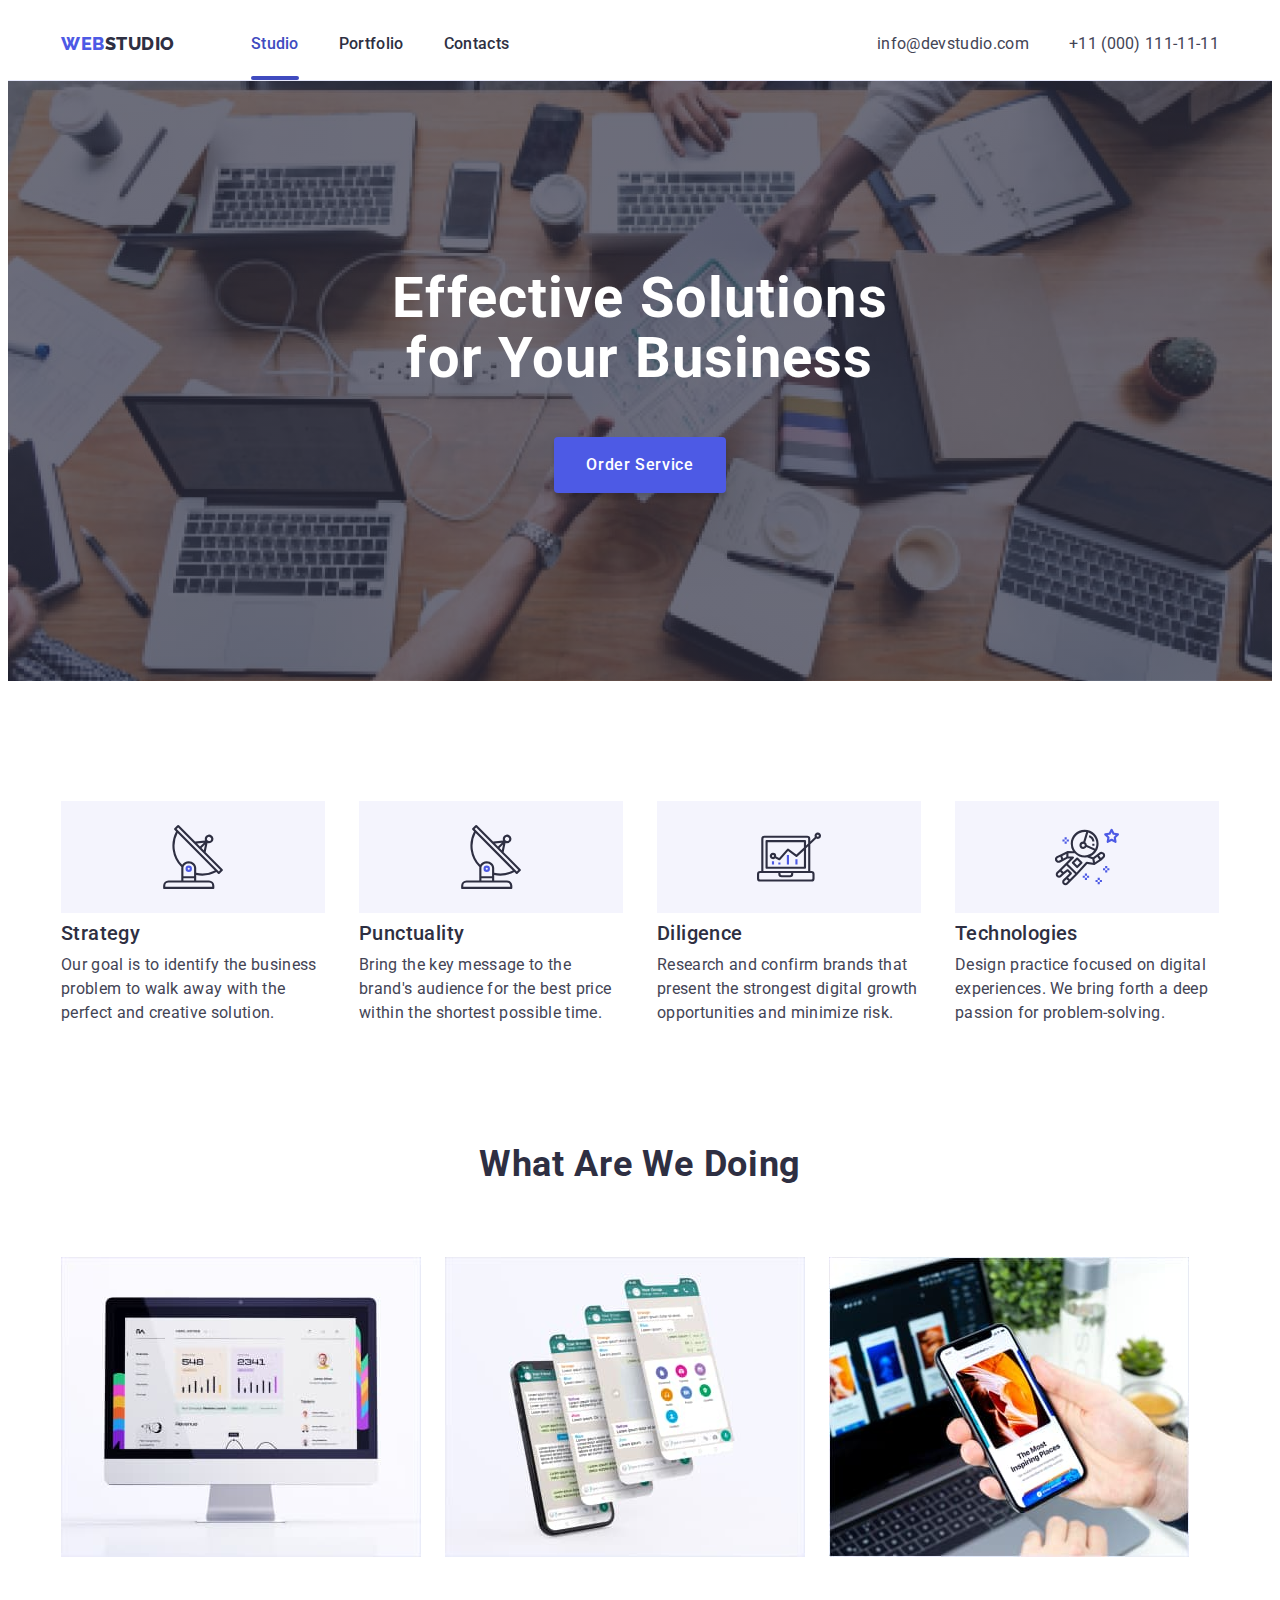
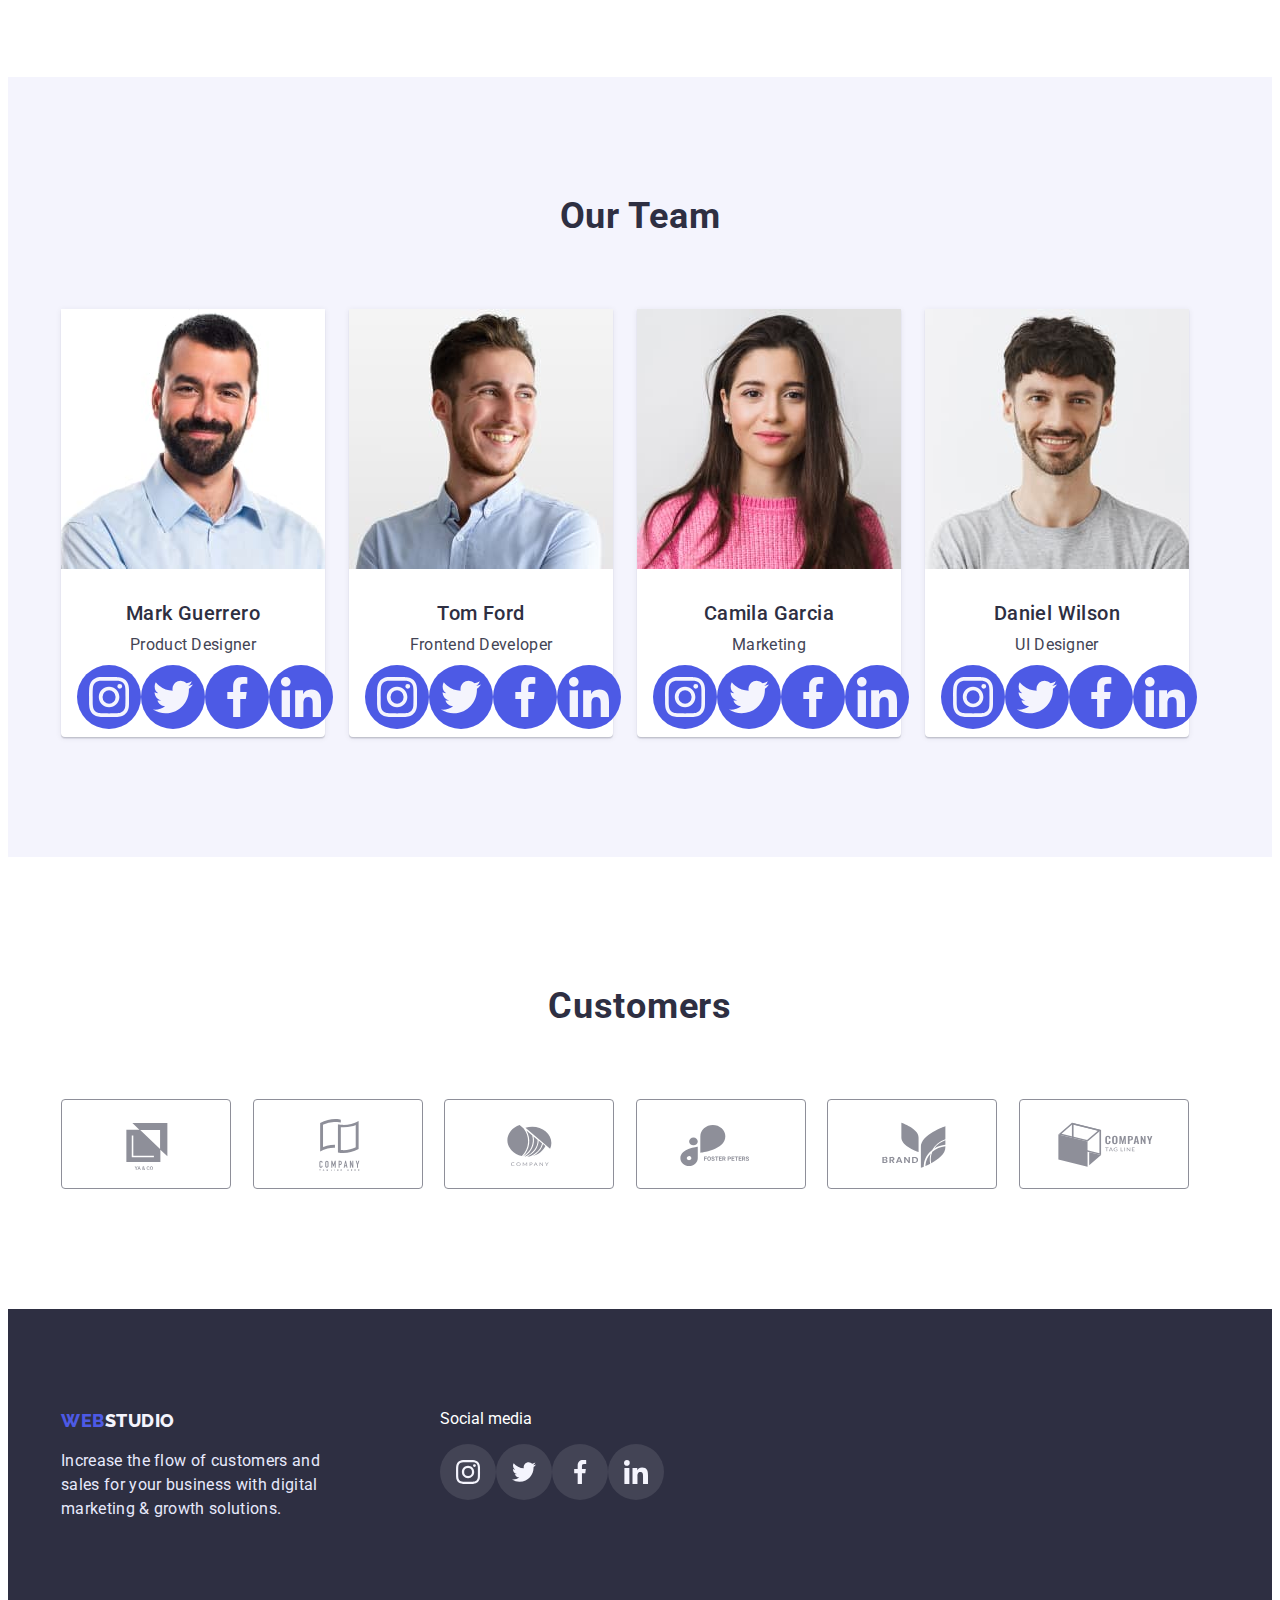
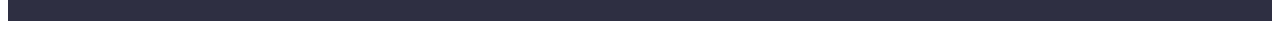
<file: index.html>
<!DOCTYPE html>
<html lang="en">
  <head>
    <meta charset="UTF-8" />
    <meta http-equiv="X-UA-Compatible" content="IE=edge" />
    <meta name="viewport" content="width=device-width, initial-scale=1.0" />
    <title>Document</title>
    <link rel="preconnect" href="https://fonts.googleapis.com" />
    <link rel="preconnect" href="https://fonts.gstatic.com" crossorigin />
    <link
      href="https://fonts.googleapis.com/css2?family=Raleway:wght@800&family=Roboto:wght@400;500;700;900&display=swap"
      rel="stylesheet"
    />
    <link
      rel="stylesheet"
      href="https://cdnjs.cloudflare.com/ajax/libs/modern-normalize/1.1.0/modern-normalize.min.css"
      integrity="sha512-wpPYUAdjBVSE4KJnH1VR1HeZfpl1ub8YT/NKx4PuQ5NmX2tKuGu6U/JRp5y+Y8XG2tV+wKQpNHVUX03MfMFn9Q=="
      crossorigin="anonymous"
      referrerpolicy="no-referrer"
    />
    <link rel="stylesheet" href="./css/styles.css" />
  </head>
  <body>
    <header class="header">
      <div class="container main-nav">
        <nav class="navigation">
          <a class="logo link" href="./index.html"
            ><span class="logo-web link">Web</span
            ><span class="logo-studio link">Studio</span>
          </a>
          <ul class="nav-list list">
            <li class="nav-list-item">
              <a class="nav-link link current" href="">Studio</a>
            </li>
            <li class="nav-list-item">
              <a class="nav-link link" href="./portfolio.html">Portfolio</a>
            </li>
            <li class="nav-list-item">
              <a class="nav-link link" href="">Contacts</a>
            </li>
          </ul>
        </nav>
        <address class="address">
          <ul class="adress-list list">
            <li class="adress-list-item">
              <a class="adress-list-link link" href="mailto:info@devstudio.com"
                >info@devstudio.com</a
              >
            </li>
            <li class="adress-list-item">
              <a class="adress-list-link link" href="tel:+110001111111"
                >+11 (000) 111-11-11</a
              >
            </li>
          </ul>
        </address>
      </div>
    </header>
    <main>
      <section class="hero">
        <div class="container">
          <h1 class="hero-title">
            Effective Solutions <br />
            for Your Business
          </h1>
          <button class="hero-btn" data-modal-open type="button">
            Order Service
          </button>
        </div>
      </section>
      <section class="describe section">
        <div class="container">
          <h2 class="describe-caption visually-hidden">Describe</h2>
          <ul class="describe-list list">
            <li class="describe-list-item">
              <div class="describe-icon-item">
                <svg class="describe-icon" width="64" height="64">
                  <use href="./images/icons.svg#icon-antenna"></use>
                </svg>
              </div>
              <h3 class="describe-title">Strategy</h3>
              <p class="describe-text">
                Our goal is to identify the business problem to walk away with
                the perfect and creative solution.
              </p>
            </li>
            <li class="describe-list-item">
              <div class="describe-icon-item">
                <svg class="describe-icon" width="64" height="64">
                  <use href="./images/icons.svg#icon-antenna"></use>
                </svg>
              </div>
              <h3 class="describe-title">Punctuality</h3>
              <p class="describe-text">
                Bring the key message to the brand's audience for the best price
                within the shortest possible time.
              </p>
            </li>
            <li class="describe-list-item">
              <div class="describe-icon-item">
                <svg class="describe-icon" width="64" height="64">
                  <use href="./images/icons.svg#icon-diagram"></use>
                </svg>
              </div>
              <h3 class="describe-title">Diligence</h3>
              <p class="describe-text">
                Research and confirm brands that present the strongest digital
                growth opportunities and minimize risk.
              </p>
            </li>
            <li class="describe-list-item">
              <div class="describe-icon-item">
                <svg class="describe-icon" width="64" height="64">
                  <use href="./images/icons.svg#icon-astronaut"></use>
                </svg>
              </div>
              <h3 class="describe-title">Technologies</h3>
              <p class="describe-text">
                Design practice focused on digital experiences. We bring forth a
                deep passion for problem-solving.
              </p>
            </li>
          </ul>
        </div>
      </section>
      <section class="about section">
        <div class="container">
          <h2 class="caption">What are we doing</h2>
          <ul class="about-list list">
            <li class="about-item">
              <img
                class="about-img"
                src="./images/img1.jpg"
                alt="img1"
                width="360"
              />
            </li>
            <li class="about-item">
              <img
                class="about-img"
                src="./images/img2.jpg"
                alt="img2"
                width="360"
              />
            </li>
            <li class="about-item">
              <img
                class="about-img"
                src="./images/img3.jpg"
                alt="img3"
                width="360"
              />
            </li>
          </ul>
        </div>
      </section>
      <section class="team section">
        <div class="container">
          <h2 class="caption">Our Team</h2>
          <ul class="team-list list">
            <li class="team-list-item">
              <img
                class="team-img"
                src="./images/team1.jpg"
                alt="team1"
                width="264"
              />
              <div class="team-desc">
                <h3 class="team-name">Mark Guerrero</h3>
                <p class="team-position">Product Designer</p>
                <ul class="team-soc-list list">
                  <li class="team-soc-item">
                    <a class="team-soc-link link" href="">
                      <svg class="team-soc-icon" widht="40" height="40">
                        <use href="./images/icons.svg#icon-instagram"></use>
                      </svg>
                    </a>
                  </li>
                  <li class="team-soc-item">
                    <a class="team-soc-link link" href="">
                      <svg class="team-soc-icon" widht="40" height="40">
                        <use href="./images/icons.svg#icon-twitter"></use>
                      </svg>
                    </a>
                  </li>
                  <li class="team-soc-item">
                    <a class="team-soc-link link" href="">
                      <svg class="team-soc-icon" widht="40" height="40">
                        <use href="./images/icons.svg#icon-facebook"></use>
                      </svg>
                    </a>
                  </li>
                  <li class="team-soc-item">
                    <a class="team-soc-link link" href="">
                      <svg class="team-soc-icon" widht="40" height="40">
                        <use href="./images/icons.svg#icon-linkedin"></use>
                      </svg>
                    </a>
                  </li>
                </ul>
              </div>
            </li>
            <li class="team-list-item">
              <img
                class="team-img"
                src="./images/team2.jpg"
                alt="team2"
                width="264"
              />
              <div class="team-desc">
                <h3 class="team-name">Tom Ford</h3>
                <p class="team-position">Frontend Developer</p>
                <ul class="team-soc-list list">
                  <li class="team-soc-item">
                    <a class="team-soc-link link" href="">
                      <svg class="team-soc-icon" widht="40" height="40">
                        <use href="./images/icons.svg#icon-instagram"></use>
                      </svg>
                    </a>
                  </li>
                  <li class="team-soc-item">
                    <a class="team-soc-link link" href="">
                      <svg class="team-soc-icon" widht="40" height="40">
                        <use href="./images/icons.svg#icon-twitter"></use>
                      </svg>
                    </a>
                  </li>
                  <li class="team-soc-item">
                    <a class="team-soc-link link" href="">
                      <svg class="team-soc-icon" widht="40" height="40">
                        <use href="./images/icons.svg#icon-facebook"></use>
                      </svg>
                    </a>
                  </li>
                  <li class="team-soc-item">
                    <a class="team-soc-link link" href="">
                      <svg class="team-soc-icon" widht="40" height="40">
                        <use href="./images/icons.svg#icon-linkedin"></use>
                      </svg>
                    </a>
                  </li>
                </ul>
              </div>
            </li>
            <li class="team-list-item">
              <img
                class="team-img"
                src="./images/team3.jpg"
                alt="team3"
                width="264"
              />
              <div class="team-desc">
                <h3 class="team-name">Camila Garcia</h3>
                <p class="team-position">Marketing</p>
                <ul class="team-soc-list list">
                  <li class="team-soc-item">
                    <a class="team-soc-link link" href="">
                      <svg class="team-soc-icon" widht="40" height="40">
                        <use href="./images/icons.svg#icon-instagram"></use>
                      </svg>
                    </a>
                  </li>
                  <li class="team-soc-item">
                    <a class="team-soc-link link" href="">
                      <svg class="team-soc-icon" widht="40" height="40">
                        <use href="./images/icons.svg#icon-twitter"></use>
                      </svg>
                    </a>
                  </li>
                  <li class="team-soc-item">
                    <a class="team-soc-link link" href="">
                      <svg class="team-soc-icon" widht="40" height="40">
                        <use href="./images/icons.svg#icon-facebook"></use>
                      </svg>
                    </a>
                  </li>
                  <li class="team-soc-item">
                    <a class="team-soc-link link" href="">
                      <svg class="team-soc-icon" widht="40" height="40">
                        <use href="./images/icons.svg#icon-linkedin"></use>
                      </svg>
                    </a>
                  </li>
                </ul>
              </div>
            </li>
            <li class="team-list-item">
              <img
                class="team-img"
                src="./images/team4.jpg"
                alt="team4"
                width="264"
              />
              <div class="team-desc">
                <h3 class="team-name">Daniel Wilson</h3>
                <p class="team-position">UI Designer</p>
                <ul class="team-soc-list list">
                  <li class="team-soc-item">
                    <a class="team-soc-link link" href="">
                      <svg class="team-soc-icon" widht="40" height="40">
                        <use href="./images/icons.svg#icon-instagram"></use>
                      </svg>
                    </a>
                  </li>
                  <li class="team-soc-item">
                    <a class="team-soc-link link" href="">
                      <svg class="team-soc-icon" widht="40" height="40">
                        <use href="./images/icons.svg#icon-twitter"></use>
                      </svg>
                    </a>
                  </li>
                  <li class="team-soc-item">
                    <a class="team-soc-link link" href="">
                      <svg class="team-soc-icon" widht="40" height="40">
                        <use href="./images/icons.svg#icon-facebook"></use>
                      </svg>
                    </a>
                  </li>
                  <li class="team-soc-item">
                    <a class="team-soc-link link" href="">
                      <svg class="team-soc-icon" widht="40" height="40">
                        <use href="./images/icons.svg#icon-linkedin"></use>
                      </svg>
                    </a>
                  </li>
                </ul>
              </div>
            </li>
          </ul>
        </div>
      </section>
      <section class="customers-section">
        <div class="container">
          <h2 class="caption">Customers</h2>
          <ul class="customers-list list">
            <li class="customers-list-item">
              <a class="customers-soc-link link" href="">
                <svg class="customers-soc-icon" widht="104" height="56">
                  <use href="./images/icons.svg#icon-Logo"></use>
                </svg>
              </a>
            </li>
            <li class="customers-list-item">
              <a class="customers-soc-link link" href="">
                <svg class="customers-soc-icon" widht="104" height="56">
                  <use href="./images/icons.svg#icon-Logo1"></use>
                </svg>
              </a>
            </li>
            <li class="customers-list-item">
              <a class="customers-soc-link link" href="">
                <svg class="customers-soc-icon" widht="104" height="56">
                  <use href="./images/icons.svg#icon-Logo2"></use>
                </svg>
              </a>
            </li>
            <li class="customers-list-item">
              <a class="customers-soc-link link" href="">
                <svg class="customers-soc-icon" widht="104" height="56">
                  <use href="./images/icons.svg#icon-Logo3"></use>
                </svg>
              </a>
            </li>
            <li class="customers-list-item">
              <a class="customers-soc-link link" href="">
                <svg class="customers-soc-icon" widht="104" height="56">
                  <use href="./images/icons.svg#icon-Logo4"></use>
                </svg>
              </a>
            </li>
            <li class="customers-list-item">
              <a class="customers-soc-link link" href="">
                <svg class="customers-soc-icon" widht="104" height="56">
                  <use href="./images/icons.svg#icon-Logo5"></use>
                </svg>
              </a>
            </li>
          </ul>
        </div>
      </section>
    </main>
    <footer class="footer">
      <div class="footer-container container">
        <section class="footer-section section">
          <a class="logo-footer link" href="./index.html"
            ><span class="logo-web link">Web</span
            ><span class="logo-studio-footer link">Studio</span>
          </a>
          <p class="footer-text">
            Increase the flow of customers and <br />
            sales for your business with digital <br />
            marketing & growth solutions.
          </p>
        </section>
        <section class="footer-soc section">
          <p class="footer-soc-text">Social media</p>
          <ul class="footer-soc-list list">
            <li class="footer-list-item">
              <a class="footer-soc-link link" href="">
                <svg class="footer-soc-icon" widht="24" height="24">
                  <use href="./images/icons.svg#icon-instagram"></use>
                </svg>
              </a>
            </li>
            <li class="footer-list-item">
              <a class="footer-soc-link link" href="">
                <svg class="footer-soc-icon" widht="24" height="24">
                  <use href="./images/icons.svg#icon-twitter"></use>
                </svg>
              </a>
            </li>
            <li class="footer-list-item">
              <a class="footer-soc-link link" href="">
                <svg class="footer-soc-icon" widht="24" height="24">
                  <use href="./images/icons.svg#icon-facebook"></use>
                </svg>
              </a>
            </li>
            <li class="footer-list-item">
              <a class="footer-soc-link link" href="">
                <svg class="footer-soc-icon" widht="24" height="24">
                  <use href="./images/icons.svg#icon-linkedin"></use>
                </svg>
              </a>
            </li>
          </ul>
        </section>
      </div>
    </footer>
    <div class="backdrop is-hidden" data-modal>
      <div class="modal">
        <button type="button" class="modal-button" data-modal-close>
          <svg class="icon-close" widht="8" height="8">
            <use href="./images/icons.svg#icon-close"></use>
          </svg>
        </button>
      </div>
    </div>
    <script src="./js/modal.js"></script>
  </body>
</html>
</file>
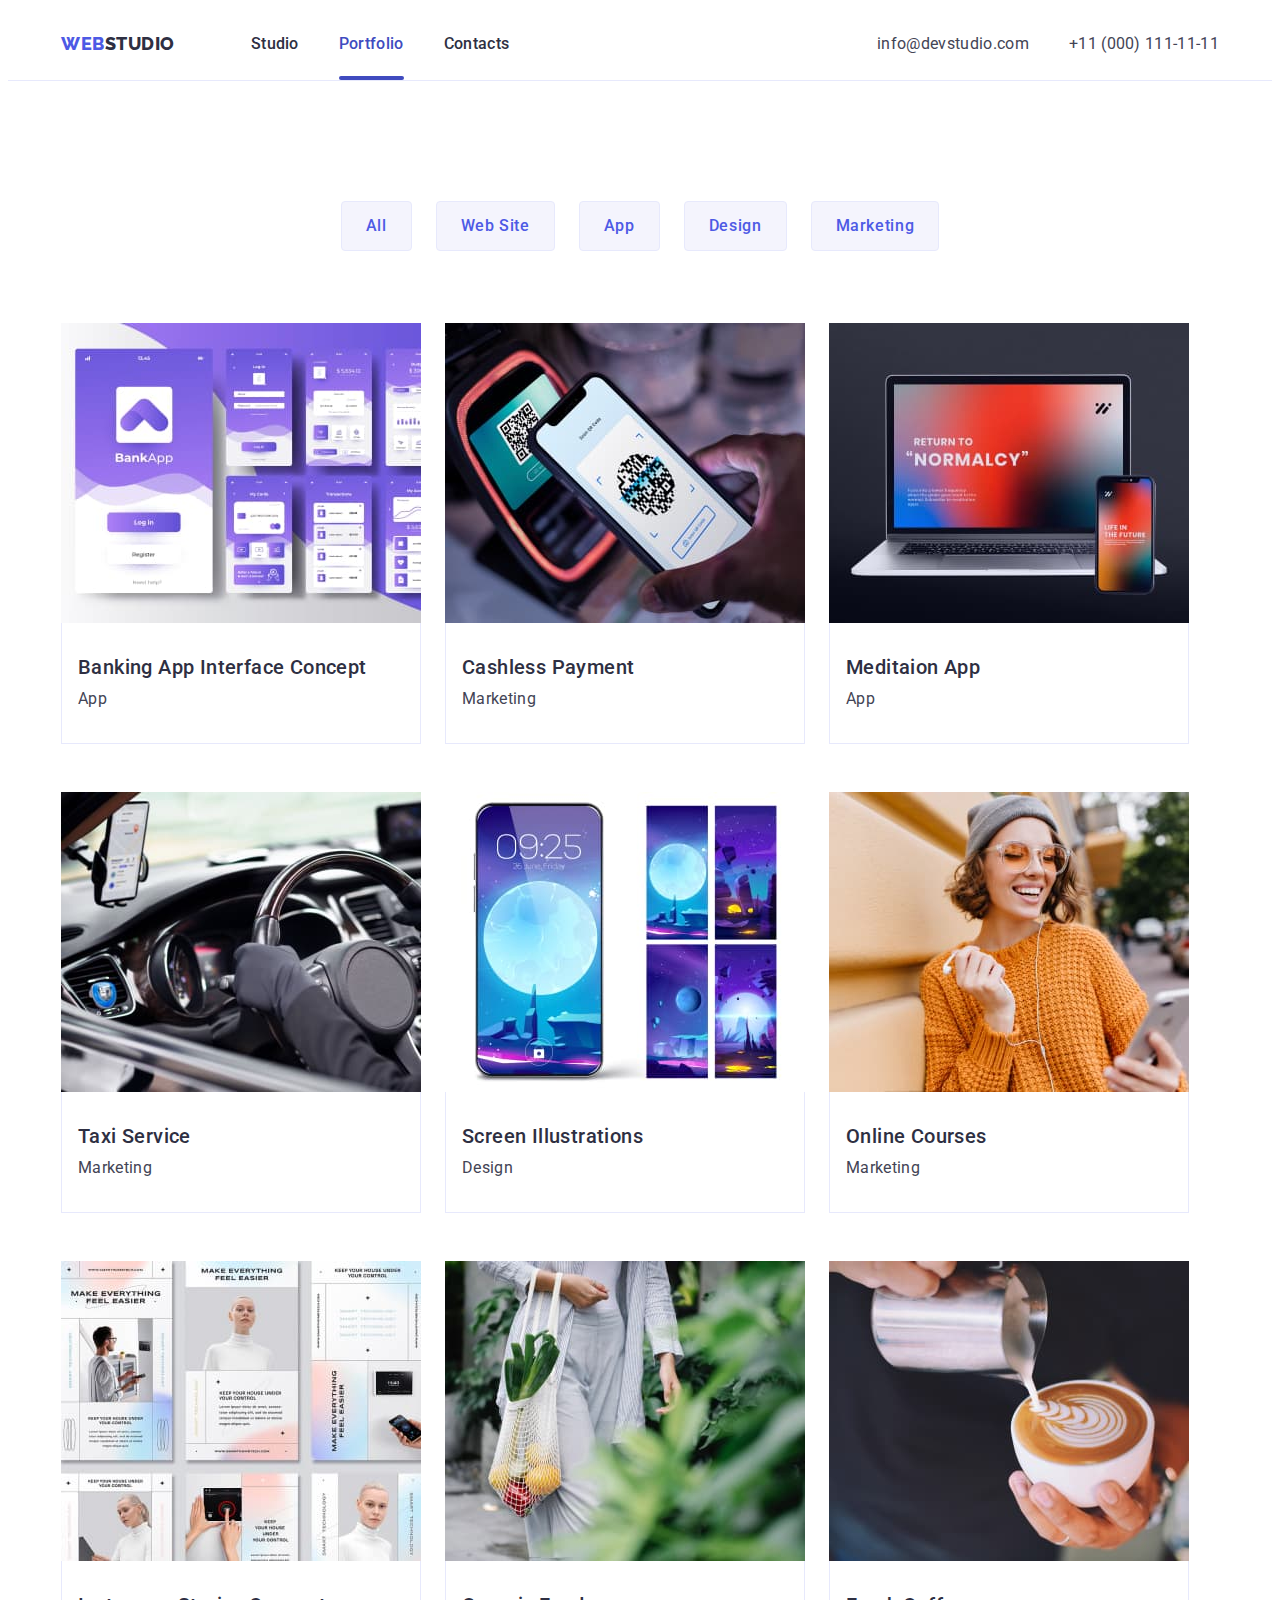
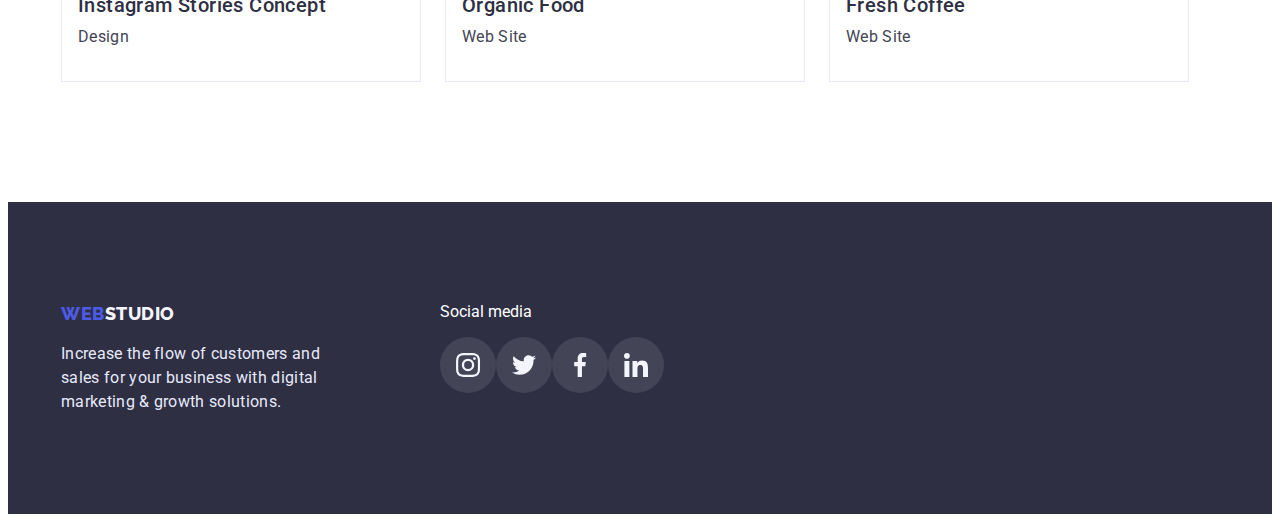
<file: portfolio.html>
<!DOCTYPE html>
<html lang="en">
  <head>
    <meta charset="UTF-8" />
    <meta http-equiv="X-UA-Compatible" content="IE=edge" />
    <meta name="viewport" content="width=device-width, initial-scale=1.0" />
    <title>Document</title>
    <link rel="preconnect" href="https://fonts.googleapis.com" />
    <link rel="preconnect" href="https://fonts.gstatic.com" crossorigin />
    <link
      href="https://fonts.googleapis.com/css2?family=Raleway:wght@800&family=Roboto:wght@400;500;700;900&display=swap"
      rel="stylesheet"
    />
    <link
      rel="stylesheet"
      href="https://cdnjs.cloudflare.com/ajax/libs/modern-normalize/1.1.0/modern-normalize.min.css"
      integrity="sha512-wpPYUAdjBVSE4KJnH1VR1HeZfpl1ub8YT/NKx4PuQ5NmX2tKuGu6U/JRp5y+Y8XG2tV+wKQpNHVUX03MfMFn9Q=="
      crossorigin="anonymous"
      referrerpolicy="no-referrer"
    />
    <link rel="stylesheet" href="./css/styles.css" />
  </head>
  <body>
    <header class="header">
      <div class="container main-nav">
        <nav class="navigation">
          <a class="logo link" href="./index.html"
            ><span class="logo-web">Web</span
            ><span class="logo-studio">Studio</span>
          </a>
          <ul class="nav-list list">
            <li class="nav-list-item">
              <a class="nav-link link" href="./index.html">Studio</a>
            </li>
            <li class="nav-list-item">
              <a class="nav-link link current" href="./portfolio.html"
                >Portfolio</a
              >
            </li>
            <li class="nav-list-item">
              <a class="nav-link link" href="">Contacts</a>
            </li>
          </ul>
        </nav>
        <address class="address">
          <ul class="adress-list list">
            <li class="adress-list-item">
              <a class="adress-list-link link" href="mailto:info@devstudio.com"
                >info@devstudio.com</a
              >
            </li>
            <li class="adress-list-item">
              <a class="adress-list-link link" href="tel:+110001111111"
                >+11 (000) 111-11-11</a
              >
            </li>
          </ul>
        </address>
      </div>
    </header>
    <main class="portfolio">
      <section class="portfolio-filters section">
        <div class="container">
          <h1 class="portfolio-filters-title visually-hidden">Filters</h1>
          <ul class="portfolio-filters-list list">
            <li>
              <button class="portfolio-filters-btn" type="button">All</button>
            </li>
            <li>
              <button class="portfolio-filters-btn" type="button">
                Web Site
              </button>
            </li>
            <li>
              <button class="portfolio-filters-btn" type="button">App</button>
            </li>
            <li>
              <button class="portfolio-filters-btn" type="button">
                Design
              </button>
            </li>
            <li>
              <button class="portfolio-filters-btn" type="button">
                Marketing
              </button>
            </li>
          </ul>
          <ul class="portfolio-list list">
            <li class="portfolio-filters-item">
              <a class="portfolio-link link" href="">
                <div class="portfolio-cover-wrap">
                  <img
                    class="portfolio-img"
                    src="./images/portfolio-img1.jpg"
                    alt="Banking App"
                    width="360"
                  />
                  <p class="portfolio-cover-text">
                    14 Stylish and User-Friendly App Design Concepts · Task
                    Manager App · Calorie Tracker App · Exotic Fruit Ecommerce
                    App · Cloud Storage App
                  </p>
                </div>
                <div class="portfolio-img-desc">
                  <h2 class="portfolio-title">Banking App Interface Concept</h2>
                  <p class="portfolio-text">App</p>
                </div>
              </a>
            </li>
            <li class="portfolio-filters-item">
              <a class="portfolio-link link" href="">
                <div class="portfolio-cover-wrap">
                  <img
                    class="portfolio-img"
                    src="./images/portfolio-img2.jpg"
                    alt="Cashless Payment"
                    width="360"
                  />
                  <p class="portfolio-cover-text">
                    14 Stylish and User-Friendly App Design Concepts · Task
                    Manager App · Calorie Tracker App · Exotic Fruit Ecommerce
                    App · Cloud Storage App
                  </p>
                </div>
                <div class="portfolio-img-desc">
                  <h2 class="portfolio-title">Cashless Payment</h2>
                  <p class="portfolio-text">Marketing</p>
                </div>
              </a>
            </li>
            <li class="portfolio-filters-item">
              <a class="portfolio-link link" href="">
                <div class="portfolio-cover-wrap">
                  <img
                    class="portfolio-img"
                    src="./images/portfolio-img3.jpg"
                    alt="Meditaion App"
                    width="360"
                  />
                  <p class="portfolio-cover-text">
                    14 Stylish and User-Friendly App Design Concepts · Task
                    Manager App · Calorie Tracker App · Exotic Fruit Ecommerce
                    App · Cloud Storage App
                  </p>
                </div>
                <div class="portfolio-img-desc">
                  <h2 class="portfolio-title">Meditaion App</h2>
                  <p class="portfolio-text">App</p>
                </div>
              </a>
            </li>
            <li class="portfolio-filters-item">
              <a class="portfolio-link link" href="">
                <div class="portfolio-cover-wrap">
                  <img
                    class="portfolio-img"
                    src="./images/portfolio-img4.jpg"
                    alt="Taxi Service"
                    width="360"
                  />
                  <p class="portfolio-cover-text">
                    14 Stylish and User-Friendly App Design Concepts · Task
                    Manager App · Calorie Tracker App · Exotic Fruit Ecommerce
                    App · Cloud Storage App
                  </p>
                </div>
                <div class="portfolio-img-desc">
                  <h2 class="portfolio-title">Taxi Service</h2>
                  <p class="portfolio-text">Marketing</p>
                </div>
              </a>
            </li>
            <li class="portfolio-filters-item">
              <a class="portfolio-link link" href="">
                <div class="portfolio-cover-wrap">
                  <img
                    class="portfolio-img"
                    src="./images/portfolio-img5.jpg"
                    alt="Screen Illustrations"
                    width="360"
                  />
                  <p class="portfolio-cover-text">
                    14 Stylish and User-Friendly App Design Concepts · Task
                    Manager App · Calorie Tracker App · Exotic Fruit Ecommerce
                    App · Cloud Storage App
                  </p>
                </div>
                <div class="portfolio-img-desc">
                  <h2 class="portfolio-title">Screen Illustrations</h2>
                  <p class="portfolio-text">Design</p>
                </div>
              </a>
            </li>
            <li class="portfolio-filters-item">
              <a class="portfolio-link link" href="">
                <div class="portfolio-cover-wrap">
                  <img
                    class="portfolio-img"
                    src="./images/portfolio-img6.jpg"
                    alt="Online Courses"
                    width="360"
                  />
                  <p class="portfolio-cover-text">
                    14 Stylish and User-Friendly App Design Concepts · Task
                    Manager App · Calorie Tracker App · Exotic Fruit Ecommerce
                    App · Cloud Storage App
                  </p>
                </div>
                <div class="portfolio-img-desc">
                  <h2 class="portfolio-title">Online Courses</h2>
                  <p class="portfolio-text">Marketing</p>
                </div>
              </a>
            </li>
            <li class="portfolio-filters-item">
              <a class="portfolio-link link" href="">
                <div class="portfolio-cover-wrap">
                  <img
                    class="portfolio-img"
                    src="./images/portfolio-img7.jpg"
                    alt="Instagram Stories Concept"
                    width="360"
                  />
                  <p class="portfolio-cover-text">
                    14 Stylish and User-Friendly App Design Concepts · Task
                    Manager App · Calorie Tracker App · Exotic Fruit Ecommerce
                    App · Cloud Storage App
                  </p>
                </div>
                <div class="portfolio-img-desc">
                  <h2 class="portfolio-title">Instagram Stories Concept</h2>
                  <p class="portfolio-text">Design</p>
                </div>
              </a>
            </li>
            <li class="portfolio-filters-item">
              <a class="portfolio-link link" href="">
                <div class="portfolio-cover-wrap">
                  <img
                    class="portfolio-img"
                    src="./images/portfolio-img8.jpg"
                    alt="Organic Food"
                    width="360"
                  />
                  <p class="portfolio-cover-text">
                    14 Stylish and User-Friendly App Design Concepts · Task
                    Manager App · Calorie Tracker App · Exotic Fruit Ecommerce
                    App · Cloud Storage App
                  </p>
                </div>
                <div class="portfolio-img-desc">
                  <h2 class="portfolio-title">Organic Food</h2>
                  <p class="portfolio-text">Web Site</p>
                </div>
              </a>
            </li>
            <li class="portfolio-filters-item">
              <a class="portfolio-link link" href="">
                <div class="portfolio-cover-wrap">
                  <img
                    class="portfolio-img"
                    src="./images/portfolio-img9.jpg"
                    alt="Fresh Coffee"
                    width="360"
                  />
                  <p class="portfolio-cover-text">
                    14 Stylish and User-Friendly App Design Concepts · Task
                    Manager App · Calorie Tracker App · Exotic Fruit Ecommerce
                    App · Cloud Storage App
                  </p>
                </div>
                <div class="portfolio-img-desc">
                  <h2 class="portfolio-title">Fresh Coffee</h2>
                  <p class="portfolio-text">Web Site</p>
                </div>
              </a>
            </li>
          </ul>
        </div>
      </section>
    </main>
    <footer class="footer">
      <div class="footer-container container">
        <section class="footer-section section">
          <a class="logo-footer link" href="./index.html"
            ><span class="logo-web link">Web</span
            ><span class="logo-studio-footer link">Studio</span>
          </a>
          <p class="footer-text">
            Increase the flow of customers and <br />
            sales for your business with digital <br />
            marketing & growth solutions.
          </p>
        </section>
        <section class="footer-soc section">
          <p class="footer-soc-text">Social media</p>
          <ul class="footer-soc-list list">
            <li class="footer-list-item">
              <a class="footer-soc-link link" href="">
                <svg class="footer-soc-icon" widht="24" height="24">
                  <use href="./images/icons.svg#icon-instagram"></use>
                </svg>
              </a>
            </li>
            <li class="footer-list-item">
              <a class="footer-soc-link link" href="">
                <svg class="footer-soc-icon" widht="24" height="24">
                  <use href="./images/icons.svg#icon-twitter"></use>
                </svg>
              </a>
            </li>
            <li class="footer-list-item">
              <a class="footer-soc-link link" href="">
                <svg class="footer-soc-icon" widht="24" height="24">
                  <use href="./images/icons.svg#icon-facebook"></use>
                </svg>
              </a>
            </li>
            <li class="footer-list-item">
              <a class="footer-soc-link link" href="">
                <svg class="footer-soc-icon" widht="24" height="24">
                  <use href="./images/icons.svg#icon-linkedin"></use>
                </svg>
              </a>
            </li>
          </ul>
        </section>
      </div>
    </footer>
  </body>
</html>
</file>
<file: css/styles.css>
/* ------------GENERAL STYLES--------------- */

:root {
    --primary-font: 'Roboto', sans-serif;
    --secondary-font: 'Raleway', sans-serif;
    --accent-color:#404BBF ;
    --main-text-color:#434455;
    --secondary-text-color: #2E2F42;
    --white-color: #FFFFFF;
    --border-color: #E7E9FC;
    --primary-brand-color: #4D5AE5;
    --background-color: #F4F4FD;
    --linear-gradient: linear-gradient(rgba(46, 47, 66, 0.7), rgba(46, 47, 66, 0.7));
    --transf: 250ms cubic-bezier(0.4, 0, 0.2, 1);
}

p ,h1,h2,h3,h4,h5,h6 {
    margin: 0;
}

ul {
    margin: 0;
    padding-left: 0;
}

body {
    font-family: var(--primary-font);
    color: var(--main-text-color)
}

.container {
    width: 100%;
    max-width: 1158px;
    padding-left: 15px;
    padding-right: 15px;
    margin: 0 auto;
    /* outline: 2px solid red; */
}

.list {
    list-style: none;
}

.link {
    text-decoration: none;
}

.visually-hidden {
    position: absolute;
    white-space: nowrap;
    width: 1px;
    height: 1px;
    overflow: hidden;
    border: 0;
    padding: 0;
    clip: rect(0 0 0 0);
    clip-path: inset(50%);
    margin: -1px;
}
.caption {
    font-weight: 700;
    font-size: 36px;
    margin-bottom: 72px;
    line-height: 1.11;
    text-align: center;
    letter-spacing: 0.02em;
    text-transform: capitalize;
    color: var(--secondary-text-color);
}

img {
    display: block;
    max-width: 100%;
    height: auto;
}

.section {
    padding-top: 120px;
    padding-bottom: 120px;
}

/* --------------------HEADER-------------- */
.header {
    border-bottom: 1px solid var(--border-color);
}

 .main-nav {
    display: flex;
    align-items: center;
 }

.navigation {
    display: flex;
}

.logo {
    font-family: var(--secondary-font);
    font-weight: 800;
    font-size: 18px;
    line-height: 1.33;
    display: flex;
    align-items: center;
    letter-spacing: 0.03em;
    text-transform: uppercase;
}

.logo-web {
        color: var(--primary-brand-color);
}
.logo-studio {
        color: var(--secondary-text-color);
}

.nav-list {
    display: flex;
    margin-left: 76px;
}

.nav-list-item:not(:last-child) {
    margin-right: 40px;
}

.nav-link {
    display: block;
    padding: 24px 0;
    font-weight: 500;
    font-size: 16px;   
    line-height: 1.5;
    letter-spacing: 0.02em;
    color: var(--secondary-text-color);
    position: relative;
    transition: color var(--transf);
}

.nav-link.current {
    position: relative;
    color: var(--accent-color);
}

.nav-link.current::after {
    content: '';
    position: absolute;
    bottom: 0;
    display: block;
    width: 100%;
    height: 4px;
    background-color: currentColor;
    border-radius: 2px;
}

.nav-link:is(:hover, :focus) {
    color: var(--accent-color);
}

.nav-link:hover::after {
    opacity: 1;

}

.address{
    font-style: normal;
    margin-left: auto;
}

.adress-list {
    display: flex;
}

.adress-list-link:is(:hover, :focus) {
    color: var(--accent-color);
}

.adress-list-item:not(:last-child) {
    margin-right: 40px;
}

.adress-list-link {
    display: block;
    font-weight: 400;
    font-size: 16px;
    line-height: 1.5;
    padding: 24px 0;
    letter-spacing: 0.02em;
    color: var(--main-text-color);
    transition: color var(--transf);
}

/* -----------------------HERO----------------------- */
.hero {
    max-width: 1440px;
    margin-right: auto;
    margin-left: auto;
    padding-top: 188px;
    padding-bottom: 188px;
    background: var(--secondary-text-color);
    text-align: center;
    border-color: rgba(46, 47, 66, 0.7);;
    background-image: var(--linear-gradient), url(../images/hero-bg-img.jpg) ;
    background-position: center;
    background-size: cover;
    background-repeat: no-repeat;
}

.hero-title {
    font-weight: 700;
    font-size: 56px;
    line-height: 1.07;
    text-align: center;
    margin-bottom: 48px;
    letter-spacing: 0.02em;
    color: var(--white-color);
}

.hero-btn {
    display: inline-block;
    border: none;
    flex-direction: row;
    font-family: var(--primary-font);
    font-weight: 500;
    font-size: 16px;
    padding: 16px 32px;
    line-height: 1.5;
    letter-spacing: 0.04em;
    color: var(--white-color);
    background: var(--primary-brand-color);
    box-shadow: 0px 4px 4px rgba(0, 0, 0, 0.15);
    border-radius: 4px;
    transition: background var(--transf), box-shadow var(--transf);
}
.hero-btn:is(:hover, :focus) {
    background: var(--accent-color);
    box-shadow: 0px 4px 4px rgba(0, 0, 0, 0.15);
    border-radius: 4px;
    cursor: pointer;
}

/* ---------------------------MAIN BODY------------------ */  

.describe {
}
.describe-icon{
    display: flex;
    justify-content: center;
    align-items: center;
}
.describe-caption {}

.describe-title {
    font-weight: 500;
    font-size: 20px;
    line-height: 1.2;
    letter-spacing: 0.02em;
    margin-bottom: 8px;
    color: var(--secondary-text-color);
}

.describe-list {
    display: flex;
    justify-content: space-between;
}

.describe-list-item {
    width: 264px;
}
.describe-icon-item{
    height: 112px;
    display: flex;
    justify-content: center;
    align-items: center;
    background-color: #F4F4FD;
    margin-bottom: 8px;
}

.describe-text {
    font-weight: 400;
    font-size: 16px;
    line-height: 1.5;
    letter-spacing: 0.02em;
    color: var(--main-text-color);
}

.describe-text:not(:last-child) {
    margin-right: 24px;
}
.about {
    padding-top: 0;
}

.about-list {
    display: flex;
}

.about-item:not(:last-child) {
    margin-right: 24px;
}

.about-item {
    display: flex;
}

.about-img {
}

.about-img:is(:hover, :focus) {
    cursor: pointer;
}

.team {
    background: var(--background-color);
}

.team-list {
    display: flex;
}

.list {}

.team-list-item {
    width: 264px;
    display: flex;
    flex-direction: column;
    justify-content: center;
    align-items: center;

    background: var(--white-color);
    box-shadow: 0px 1px 6px rgba(46, 47, 66, 0.08), 0px 1px 1px rgba(46, 47, 66, 0.16), 0px 2px 1px rgba(46, 47, 66, 0.08);
    border-radius: 0px 0px 4px 4px;
   
}

.team-list-item:not(:last-child) {
    margin-right: 24px;
}

.team-img {}

.team-desc{
    width: 232px;
    padding-top: 32px;
    padding-bottom: 32px;
    padding-left: 16px;
    padding-right: 16px;
}

.team-name {
    font-weight: 500;
    font-size: 20px;
    line-height: 1.2;
    text-align: center;
    letter-spacing: 0.02em;
    color: var(--secondary-text-color);
    margin-bottom: 8px;
}

.team-position {
    font-weight: 400;
    font-size: 16px;
    line-height: 1.5;
    text-align: center;
    letter-spacing: 0.02em;
    color: var(--main-text-color);  
    margin-bottom: 8px;
}

.team-soc-list{
    display: flex;
    justify-content: center;
    gap: 24px;
}

.team-soc-item{
    width: 40px;
    height: 40px;
}

.team-soc-link{
    width: 100%;
    height: 100%;
    border-radius: 50%;
    display: flex;
    justify-content: center;
    align-items: center;
    background-color: #4D5AE5;
    padding: 12px 12px;
    transition: background-color var(--transf);
}

.team-soc-link:is(:hover, :focus){
    background-color: #404BBF;;
}

.customers-section{
    padding-top: 130px;
    padding-bottom: 120px;
}

.customers-list {
    display: flex;
    justify-content: space-between;
    max-width: 1128px;
}

.customers-list-item {
    width: 168px;
    height: 88px;
    border: 1px solid #8E8F99;
    border-radius: 4px;
}

.customers-soc-link {
    width: 100%;
    height: 100%;
    display: flex;
    justify-content: center;
    align-items: center;
    gap: 24px;
    fill: #8E8F99;
    transition: fill var(--transf), border-color var(--transf) ;
}

.customers-soc-link:is(:hover, :focus), 
.customers-list-item:is(:hover, :focus)
{
    fill: #404BBF;
    border-color: #404BBF;
}


/* --------------------PORTFOLIO BODY-------------- */

.portfolio-filters {
    padding-bottom: 120px;
}


.portfolio-filters-list {
    display: flex;
    flex-direction: row;
    justify-content: center;
    align-items: flex-start;
    margin-bottom: 72px;
    gap: 24px;
}

.portfolio-list {
    background: var(--white-color);
    display: flex;
    flex-wrap: wrap;
    gap: 48px 24px;
}

.portfolio-filters-btn {
    font-family: inherit;
    font-style: normal;
    font-weight: 500;
    font-size: 16px;
    line-height: 1.5;
    letter-spacing: 0.04em;
    color: var(--primary-brand-color);
    padding: 12px 24px;
    background: var(--background-color);
    border: 1px solid var(--border-color);
    border-radius: 4px;
    cursor: pointer;
    transition: background var(--transf), box-shadow var(--transf), color var(--transf) ;
}
.portfolio-filters-btn:is(:hover, :focus) {
    align-items: flex-start;
    color: var(--white-color);
    background: var(--accent-color);
    border: none;
    box-shadow: 0px 3px 1px rgba(0, 0, 0, 0.1), 0px 2px 1px rgba(0, 0, 0, 0.08), 0px 2px 2px rgba(0, 0, 0, 0.12);
}

.portfolio-filters-item {
    transition: box-shadow var(--transf);
}

.portfolio-filters-item:is(:hover, :focus) {
    box-shadow: 0px 1px 6px rgba(46, 47, 66, 0.08), 0px 1px 1px rgba(46, 47, 66, 0.16), 0px 2px 1px rgba(46, 47, 66, 0.08);
}

.portfolio-filters-item:is(:hover, :focus) .portfolio-cover-text{
    transform: translateY(0);
}

.portfolio-link {}

.portfolio-img {}

.portfolio-cover-wrap {
    position: relative;
    overflow: hidden;
}

.portfolio-cover-text {
    position: absolute;
    top: 0;
    font-weight: 400;
    font-size: 16px;
    line-height: 1.5;
    padding-top: 40px;
    padding-right: 32px;
    padding-left: 32px;
    padding-bottom: 164px;
    color: var(--background-color);
    background-color: var(--primary-brand-color);
    height: 100%;
    transform: translateY(100%);
    transition: transform var(--transf);
    overflow: auto;
}

.portfolio-img:is(:hover, :focus) {
    cursor: pointer;
}

.portfolio-img-desc {
    border: 1px solid var(--border-color);
    border-top: none;
    padding-top: 32px;
    padding-bottom: 32px;
    padding-left: 16px;
}

.portfolio-title {
    font-weight: 500;
    font-size: 20px;
    line-height: 1.2;
    letter-spacing: 0.02em;
    color: var(--secondary-text-color);
}

.portfolio-text {
    font-size: 16px;
    line-height: 1.5;
    letter-spacing: 0.02em;
    color: var(--main-text-color);
    margin-top: 8px;
}


/* -----------------FOOTER------------------------ */

.footer {
    display: flex;
    padding-top: 100px;
    padding-bottom: 100px;
    background: var(--secondary-text-color) ;
}

.footer-container{
    display: flex;
}

.footer-section{
    display: block;
    padding: 0;
}
.logo-footer {
    font-family: var(--secondary-font);
    font-weight: 800;
    font-size: 18px;
    line-height: 1.33;
    display: flex;
    align-items: center;
    letter-spacing: 0.03em;
    text-transform: uppercase;
    margin-bottom: 16px;
}

.logo-studio-footer {
    color: var(--background-color);
}

.footer-text {
        font-size: 16px;
        line-height: 1.5;
        letter-spacing: 0.02em;
        color: var(--border-color);
}

.footer-soc {
    display: block;
    margin-left: 120px;
    padding: 0;
}

.footer-soc-list{
    display: flex;
    gap: 16px;
}

.footer-soc-text {
    color: var(--white-color);
    margin-bottom: 16px;
}

.footer-list-item {
    display: flex;
    width: 40px;
    height: 40px;
}

.footer-soc-link {
    width: 100%;
    height: 100%;
    border-radius: 50%;
    display: flex;
    justify-content: center;
    align-items: center;
    background-color: rgba(255, 255, 255, 0.1);
    padding: 8px 8px;
    transition: background-color var(--transf);
}

.footer-soc-link:is(:hover, :focus){
    background-color: #31D0AA;
}

/* ......................backdrop.............................. */

.backdrop {
    position: fixed;
    top: 0;
    width: 100%;
    height: 100%;
    background-color: rgba(46, 47, 66, 0.4);
    transition: opacity var(--transf), visibility var(--transf) ;
}

.modal {
    position: absolute;
    width: 408px;
    min-height: 576px;
    left: 50%;
    top: 50%;
    transform: translate(-50%, -50%) skew(0);
    background-color: #FCFCFC;
    box-shadow: 0px 1px 1px rgba(0, 0, 0, 0.14), 0px 1px 3px rgba(0, 0, 0, 0.12), 0px 2px 1px rgba(0, 0, 0, 0.2);
    border-radius: 4px;
    padding: 24px;
    transition: transform var(--transf) ;
}

.backdrop.is-hidden .modal {
    transform: translate(-50%, -50%) skew(90deg);
}

.modal-button {
    fill: currentColor;
    display: flex;
    align-items: center;
    justify-content: center;
    margin-left: auto;
    padding: 0;
    width: 24px;
    height: 24px;
    top: 24px;
    left: 360px;
    background: #E7E9FC;
    border: 1px solid rgba(0, 0, 0, 0.1);
    border-radius: 50%;
    cursor: pointer;
}

.is-hidden {
    opacity: 0;
    visibility: hidden;
    pointer-events: none;
}
</file>
